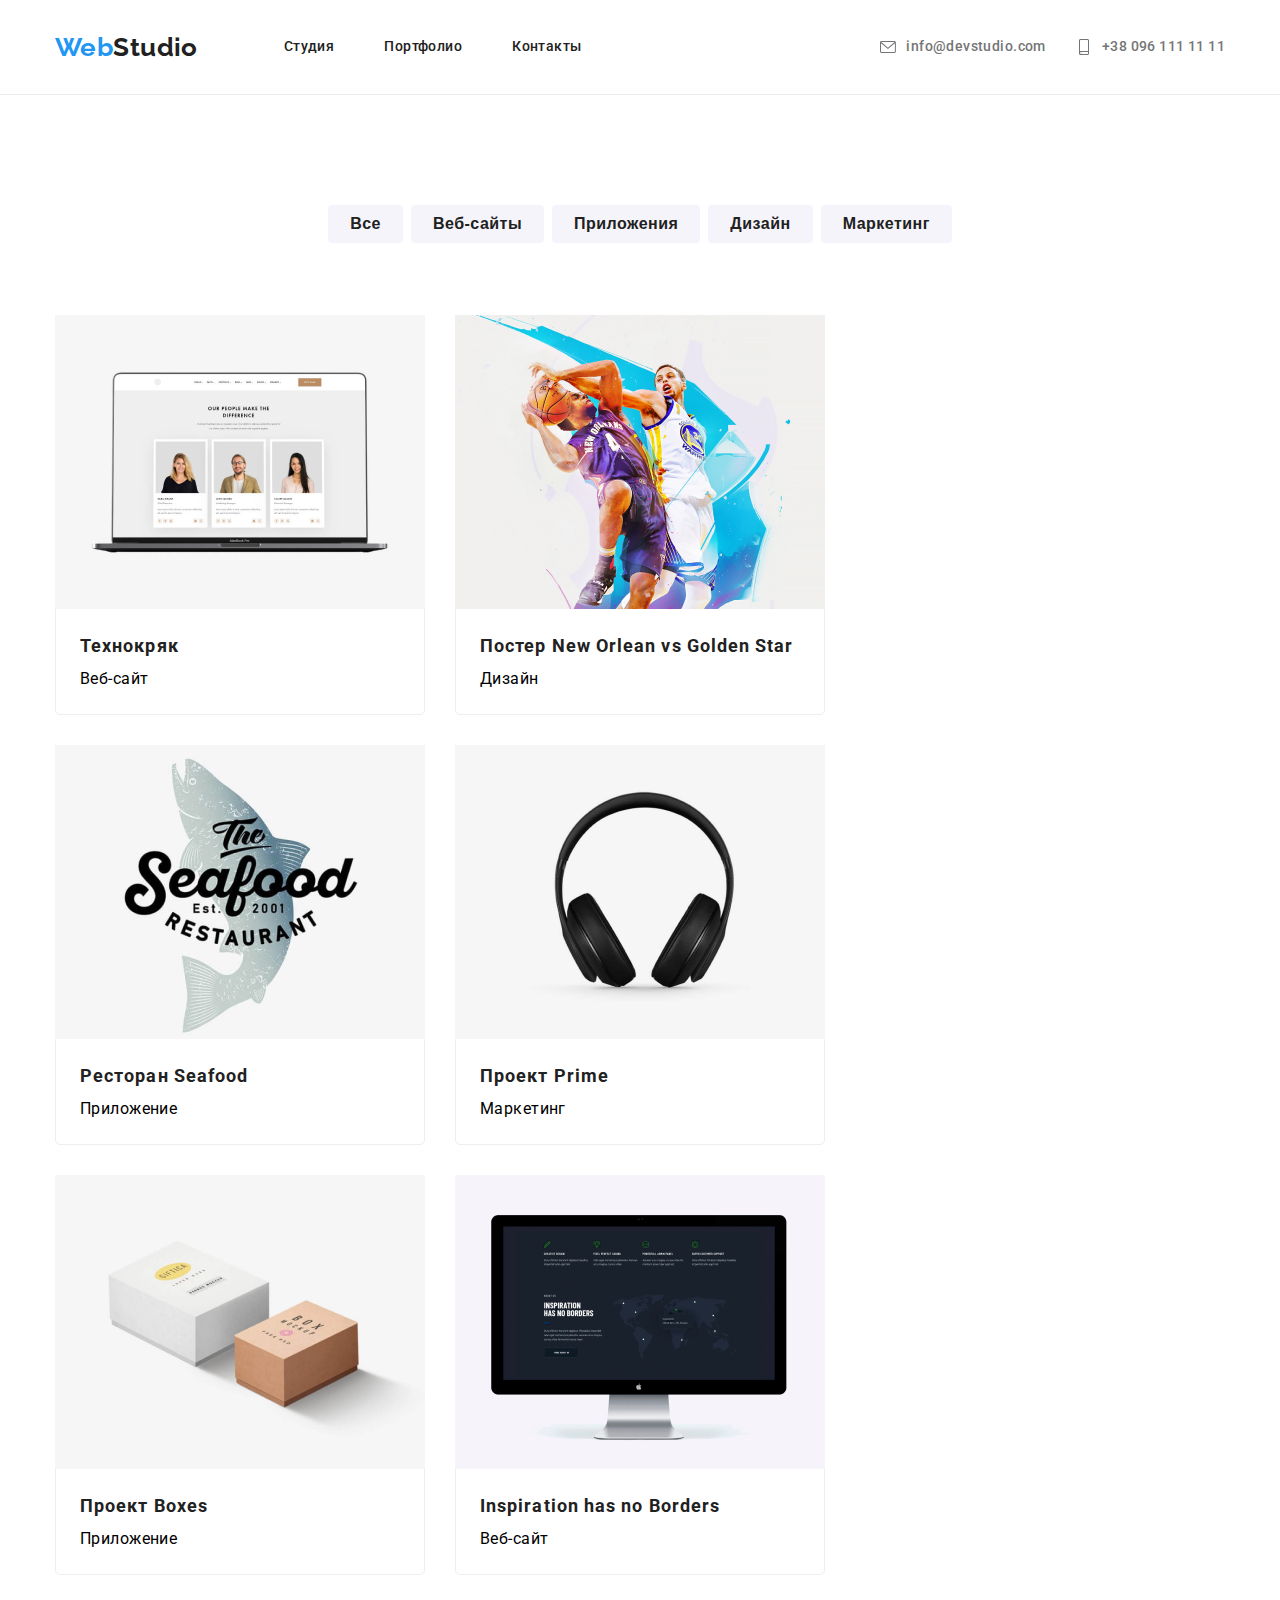
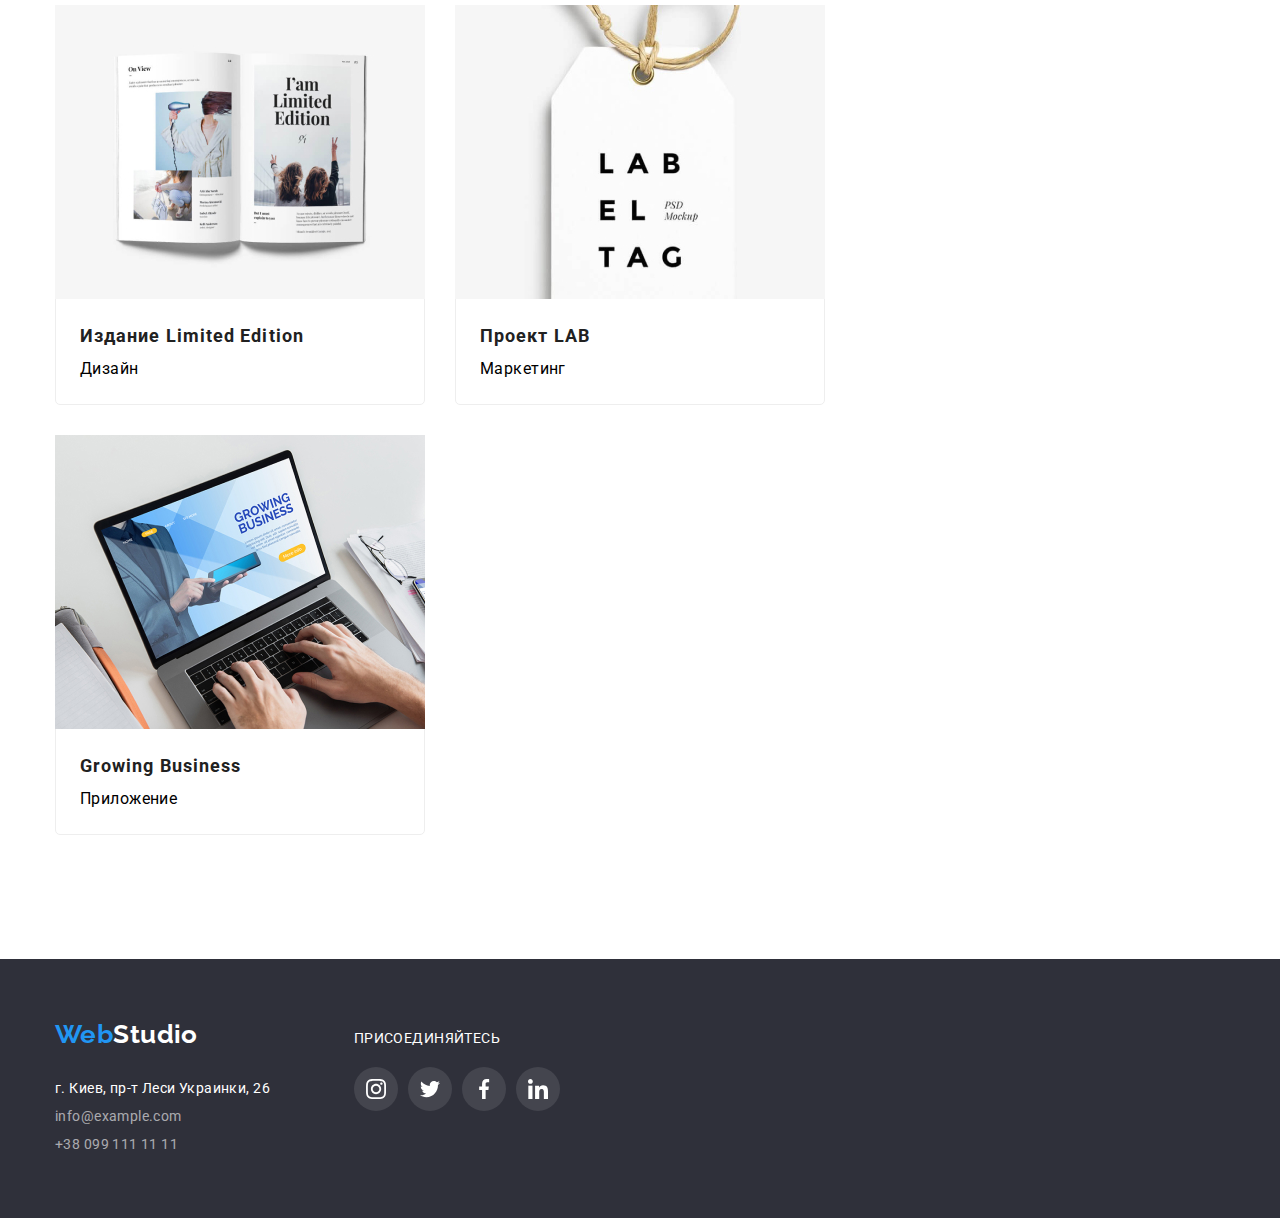
<file: portfolio.html>
<!DOCTYPE html>
<html lang="en">
<head>
    <meta charset="UTF-8">
    <meta name="viewport" content="width=device-width, initial-scale=1.0">
    <title>Document</title>
    <link rel="stylesheet" href="./css/styles.css">
    <link rel="preconnect" href="https://fonts.gstatic.com">
    <link href="https://fonts.googleapis.com/css2?family=Roboto:wght@400;500;700;900&display=swap" rel="stylesheet">
    <link rel="preconnect" href="https://fonts.gstatic.com">
    <link href="https://fonts.googleapis.com/css2?family=Raleway:wght@700&family=Roboto:wght@400;500;700&display=swap"
        rel="stylesheet">
</head>
<body>
    <!-- Шапка сайта -->
    <header>
        <div class="container header">
            <nav class="navigation">
                <a class="navigation-logo" href="./">
                    <span class="navigation-logo-web">Web</span><span class="navigation-logo-studio">Studio</span>
                </a>
                <ul class=header-list>
                    <li><a class=header-list-element href="./" class="current">Студия</a>
                    </li>
                    <li><a class=header-list-element href="./portfolio.html">Портфолио</a>
                    </li>
                    <li><a class=header-list-element href="./">Контакты</a>
                    </li>
                </ul>
            </nav>
            <ul class=header-address>
                <li>
                    <a class="header-address-element" href="mailto:info@devstudio.com">
                        <svg class="email-svg" width=16px height=16px>
                            <use href="./sprite.svg#icon-envelope"></use>
                        </svg>
                        info@devstudio.com
                    </a>
                </li>
                <li>
                    <a class="header-address-element" href="tel:+380961111111">
                        <svg class="smartphone-svg" width=16px height=16px>
                            <use href="./sprite.svg#icon-smartphone"></use>
                        </svg>
                        +38 096 111 11 11
                    </a>
                </li>
            </ul>
        </div>
    
    </header>
    <main>
        <div  >
            <div class="container">
                <div class="navigation-list" >
                    <h1 style="display:none">Список проектов</h1>
                    <nav class="portfolio-navigation">
                        <ul class="portfolio-button">
                            <li><button class="portfolio-button-list">Все</button> </li>
                            <li><button class="portfolio-button-list">Веб-сайты</button> </li>
                            <li><button class="portfolio-button-list">Приложения</button> </li>
                            <li><button class="portfolio-button-list">Дизайн</button> </li>
                            <li><button class="portfolio-button-list">Маркетинг</button> </li>
                        </ul>
                    </nav>
                </div>
            </div>
               <div class="container" >
                <ul class="portfolio-section item">
                    <li >
                        <div class="portfolio-item">
                            <a href="#"><img src="./Images/portfolio-images/technok.jpg" alt="Ноутбук" width="370">
                                <div class="portfolio-section-content">
                                    <h2>Технокряк</h2>
                                    <p>Веб-сайт</p>
                                </div>
                            </a>
                        </div>
                    </li>
                    <li>
                        <div class="portfolio-item">
                            <a href="#"><img src="./Images/portfolio-images/new-orlean.jpg" alt="Баскетболисты" width="370">
                                <div class="portfolio-section-content">
                                    <h2>Постер New Orlean vs Golden Star</h2>
                                    <p>Дизайн</p>
                                </div>
                            </a>
                        </div>
                    </li>
                    <li>
                        <div class="portfolio-item">
                            <a href="#"><img src="./Images/portfolio-images/seafood.jpg" alt="Логотип Ресторана" width="370">
                                <div class="portfolio-section-content">
                                    <h2>Ресторан Seafood</h2>
                                    <p>Приложение</p>
                                </div>
                            </a>
                        </div>
                    </li>
                    <li>
                        <div class="portfolio-item">
                            <a href="#"><img src="./Images/portfolio-images/prime.jpg" alt="Наушники" width="370">
                                <div class="portfolio-section-content">
                                    <h2>Проект Prime</h2>
                                    <p>Маркетинг</p>
                                </div>
                            </a>
                        </div>
                    </li>
                    <li>
                        <div class="portfolio-item">
                            <a href="#"><img src="./Images/portfolio-images/boxes.jpg" alt="Коробки" width="370">
                                <div class="portfolio-section-content">
                                    <h2>Проект Boxes</h2>
                                    <p>Приложение</p>
                                </div>
                            </a>
                        </div>
                    </li>
                    <li>
                        <div class="portfolio-item">
                            <a href="#"><img src="./Images/portfolio-images/inspiration.jpg" alt="Монитор" width="370">
                                <div class="portfolio-section-content">
                                    <h2>Inspiration has no Borders</h2>
                                    <p>Веб-сайт</p>
                                </div>
                        </div>
                    </li>
                    <li>
                        <div class="portfolio-item">
                            <a href="#"><img src="./Images/portfolio-images/limited.jpg" alt="Книга" width="370">
                                <div class="portfolio-section-content">
                                    <h2>Издание Limited Edition</h2>
                                    <p>Дизайн</p>
                                </div>
                            </a>
                        </div>
                    </li>
                    <li>
                        <div class="portfolio-item">
                            <a href="#"><img src="./Images/portfolio-images/lab.jpg" alt="Бирка" width="370">
                                <div class="portfolio-section-content">
                                    <h2>Проект LAB</h2>
                                    <p>Маркетинг</p>
                                </div>
                            </a>
                        </div>
                    </li>
                    <li>
                        <div class="portfolio-item">
                            <a href="#"><img src="./Images/portfolio-images/growing.jpg" alt="Ноутбук" width="370">
                                <div class="portfolio-section-content">
                                    <h2>Growing Business</h2>
                                    <p>Приложение</p>
                                </div>
                            </a>
                        </div>
                    </li>
                
                </ul>
               </div>
            </div>
        

    </main>

    <!-- Подвал -->
    <footer class="footer ">
        <div class="footer-inline container">
            <div>
                <a class="navigation-logo" href="./index.html">
                    <span class="navigation-logo-web">Web</span><span class="navigation-logo-studio-white">Studio
                    </span>
                </a>
                <address class="address">
                    <ul>
                        <li>
                            <a class="address-list-address" href="#">г. Киев, пр-т Леси Украинки, 26</a>
                        </li>
                        <li>
                            <a class="address-list-mail" href="mailto:info@example.com">info@example.com</a>
                        </li>
                        <li>
                            <a class="address-list-tel" href="tel:+380991111111">+38 099 111 11 11</a>
                        </li>
                    </ul>
                </address>
            </div>
    
            <div class="social-footer">
                <p class="title-footer">присоединяйтесь</p>
                <ul class="social-footer-list">
                    <li class="social-footer-item">
                        <a href="#" class="social-footer-link">
                            <svg class="footer-svg" width="20" height="20">
                                <use href="./sprite.svg#icon-instagram-2"></use>
                            </svg>
                        </a>
                    </li>
                    <li class="social-footer-item">
                        <a href="#" class="social-footer-link">
                            <svg class="footer-svg" width="20" height="20">
                                <use href="./sprite.svg#icon-twitter-1"></use>
                            </svg>
                        </a>
                    </li>
                    <li class="social-footer-item">
                        <a href="#" class="social-footer-link">
                            <svg class="footer-svg" width="20" height="20">
                                <use href="./sprite.svg#icon-facebook-1"></use>
                            </svg>
                        </a>
                    </li>
                    <li class="social-footer-item">
                        <a href="#" class="social-footer-link">
                            <svg class="footer-svg" width="20" height="20">
                                <use href="./sprite.svg#icon-linkedin-1"></use>
                            </svg>
                        </a>
                    </li>
                </ul>
            </div>
        </div>
    </footer>
</body>
</html>
</file>
<file: css/styles.css>
:root {
  font-family: "Roboto", Times, serif;
  --main-color: #212121;
  --accent-color: #2196f3;
}

body {
  padding: 0;
  margin: 0;
  font-weight: 400;
  font-size: 14px;
  line-height: 1.71;
  letter-spacing: 0.03em;
}
* {
  padding: 0px;
  margin: 0px;
}
h1,
h2,
h3,
h4,
h5,
h6 {
  color: var(--main-color);
}
a {
  color: inherit;
  text-decoration: none;
  cursor: pointer;
}
a:hover,
a:focus {
  color: var(--accent-color);
}

ul {
  padding: 0;
  margin: 0;
  list-style: none;
}
header {
  border-bottom: 1px solid #ececec;
}

p {
  margin: 0;
}
/* --------- HEADER ---------- */
.current {
  color: var(--accent-color);
}
.container {
  margin-left: auto;
  margin-right: auto;
  padding-left: 15px;
  padding-right: 15px;
  width: 1170px;
}
.header {
  display: flex;
  align-items: center;
  justify-content: space-between;
}

.navigation {
  display: flex;
  align-items: center;
  height: inherit;
}
.navigation-logo {
  margin-right: 86px;
  font-family: raleway;
  font-weight: 700;
  font-size: 26px;
  line-height: 1.17;
  display: inline-block;
  padding-top: 24px;
  padding-bottom: 25px;
  height: inherit;
}
.navigation-logo-web {
  color: var(--accent-color);
}
.navigation-logo-studio {
  color: var(--main-color);
}
.navigation a {
  display: block;
  padding-top: 32px;
  padding-bottom: 32px;
  height: inherit;
}

.header-list {
  display: flex;
}
.header-list li:not(:last-child) {
  margin-right: 50px;
}
.header-list-element {
  font-weight: 500;
  font-size: 14px;
  line-height: 1.14;
  color: var(--main-color);
}
.header-list .header-list-element:hover,
.header-list .header-list-element:focus {
  color: #2196f3;
}
.header-address {
  display: inline-flex;
  align-items: center;
}
.header-address li:not(:last-child) {
  margin-right: 30px;
}
.header-address-element:hover,
.header-address-element:focus {
  color: #2196f3;
}
.header-address-element {
  display: flex;
  font-weight: 500;
  font-size: 14px;
  line-height: 1.14;
  align-items: center;
  color: #757575;
}
.email-svg {
  fill: #757575;
  margin-right: 10px;
}
.smartphone-svg {
  fill: #757575;
  margin-right: 10px;
}
a:focus .email-svg,
a:hover .email-svg {
  fill: #2196f3;
}
a:hover .smartphone-svg,
a:focus .smartphone-svg {
  fill: #2196f3;
}
/* --------- HERO ---------- */
.hero {
  background: #2f303a;
  margin-left: auto;
  margin-right: auto;
  padding-top: 200px;
  padding-bottom: 200px;
  text-align: center;
  background-image: linear-gradient(
      rgba(47, 48, 58, 0.4),
      rgba(47, 48, 58, 0.4)
    ),
    url(../Images/Background.jpg);

  background-size: cover;
}
.hero-header {
  color: #ffffff;
  font-weight: 900;
  font-size: 44px;
  letter-spacing: 0.06em;
  line-height: 1.36;
  text-align: center;
  text-transform: uppercase;
  color: #ffffff;
  margin-top: 0px;
}
.button {
  padding: 10px 32px 10px 32px;
  font-weight: bold;
  font-size: 16px;
  line-height: 1.88;
  background: #2196f3;
  color: white;

  text-align: center;

  border-radius: 4px;
}
/* --------- BENEFITS ---------- */
.benefits {
  padding-top: 94px;
  padding-bottom: 47px;
}
.benefits-list {
  display: flex;
  justify-content: space-between;
}
.benefits-list-item {
  display: flexbox;
  justify-content: center;
  align-items: center;
}
.benefits-list li {
  width: calc((100% - 90px) / 4);
}
.benefits-list-item-header {
  font-weight: 700;
  font-size: 14px;
  line-height: 1.14;
  text-transform: uppercase;
  color: var(--main-color);
  padding-bottom: 10px;
}
.benefits-list-item-paragraph {
  font-size: 14px;
  line-height: 2;
  color: #757575;
}
/* --------- ACTIVITIES ---------- */
.activities {
  margin-left: auto;
  margin-right: auto;
  text-align: space-between;
  padding-bottom: 94px;
  padding-top: 47px;
}
.activities-list {
  display: flex;

  justify-content: center;
}
.activities-header {
  font-weight: bold;
  font-size: 36px;
  line-height: 1.17;
  text-align: center;
  color: var(--main-color);
  margin-bottom: 50px;
}
.activities-header-list {
  padding: 15px;
}
.benefits-svg {
  width: 70px;
  height: 70px;
}
.benefits-container {
  display: flex;
  background-color: #f5f4fa;
  align-items: center;
  justify-content: center;
  width: 270px;
  height: 120px;
  border-radius: 4px;
  margin-bottom: 30px;
}
/* --------- TEAM ---------- */
.team {
  background-color: #f5f4fa;
  padding-top: 94px;
  padding-bottom: 94px;
}

.team-list {
  display: flex;
  justify-content: space-between;
}
.team-header {
  font-weight: bold;
  font-size: 36px;
  line-height: 1.17;
  text-align: center;
  color: var(--main-color);
  padding-bottom: 50px;
}
.team-list-header {
  font-weight: 500;
  font-size: 16px;
  line-height: 1.19;
  text-align: center;

  color: var(--main-color);
}
.team-list-paragraph {
  font-size: 16px;
  line-height: 1.19;
  text-align: center;
  color: #757575;
}

.team-list-content {
  margin-top: -7px;
  background: #ffffff;
  padding: 30px 32px 24px 32px;
  box-shadow: 0px 1px 3px rgba(0, 0, 0, 0.12), 0px 1px 1px rgba(0, 0, 0, 0.14),
    0px 2px 1px rgba(0, 0, 0, 0.2);
  border-radius: 0px 0px 4px 4px;
}
.team-svg-container {
  display: flex;
  justify-content: center;
  align-items: center;
  height: 44px;
  padding-top: 16px;
}
.team-link-svg {
  display: flex;
  align-items: center;
  justify-content: center;
  width: 44px;
  height: 44px;
}
.team-link-svg:hover .team-svg {
  fill: #ffffff;
}
.team-svg {
  fill: #afb1b8;
  width: 20px;
  height: 20px;
}
.team-link-svg:hover {
  background: var(--accent-color);
  border-radius: 50%;
}
/* ------------------------CLIENTS -------------------------*/
.clients {
  padding-bottom: 94px;
  padding-top: 94px;
}
.clients-header {
  color: var(--title-text-color);
  font-size: 36px;
  line-height: 1.16;
  text-align: center;
  padding-bottom: 50px;
}
.clients-list {
  display: flex;
  align-items: center;
  justify-content: space-between;
}
.clients-item-link {
  display: flex;
  align-items: center;
  justify-content: center;
  width: 170px;
  height: 90px;
  border: 1px solid #afb1b8;
  border-radius: 4px;
}
.clients-svg {
  fill: #afb1b8;
}
.clients-item-link:hover {
  border: 1px solid var(--accent-color);
}

.clients-item-link:hover .clients-svg {
  fill: var(--accent-color);
}
/* ------------------- FOOTER --------------------- */
.footer {
  display: flex;
  background-color: #2f303a;
  padding-top: 60px;
  padding-bottom: 60px;
  margin-left: auto;
  margin-right: auto;

  align-items: center;
}
.footer-inline {
  display: flex;
  align-items: baseline;
}
.address {
  width: auto;
  height: auto;

  font-family: Roboto;
  font-style: normal;
  font-weight: normal;
  font-size: 14px;
  line-height: 2;
  color: #ffffff;
}
.address-list-address {
  font-size: 14px;
  line-height: 2;

  color: #ffffff;
}
.address-list-mail {
  font-size: 14px;
  line-height: 2;
  color: rgba(255, 255, 255, 0.6);
}
.address-list-tel {
  font-size: 14px;
  line-height: 2;
  color: rgba(255, 255, 255, 0.6);
}
.navigation-logo {
  padding-top: 0;
}
.navigation-logo-studio-white {
  color: #ffffff;
}

.social-footer {
  margin-left: 70px;
  /* align-content: center; */
  /* padding-top: 10px; */
}

.social-footer-list {
  display: flex;
  justify-content: space-between;
  width: 206px;
}

.title-footer {
  color: #ffffff;
  font-size: 14px;
  line-height: 1.14;
  letter-spacing: 0.03em;
  text-transform: uppercase;
  margin-bottom: 20px;
}

.social-footer-link {
  display: flex;
  align-items: center;
  justify-content: center;
  background: rgba(255, 255, 255, 10%);
  width: 44px;
  height: 44px;
  border-radius: 50%;
}

.footer-svg {
  fill: #ffffff;
}

.social-footer-link:hover {
  background: var(--accent-color);
}

/* ------------------- PORTFOLIO ------------------- */
.portfolio-button-list:hover,
.portfolio-button-list:focus {
  background: #2196f3;
  color: #ffffff;
}
.portfolio-navigation {
  margin-top: 100px;
  display: inline-block;
  justify-content: center;
}
.navigation-list {
  display: flex;
  justify-content: center;
}
.portfolio-button {
  display: list-item;

  background-color: var(-#f5f4fa);

  margin: auto;
  padding: 10px 32px;
  min-width: 200px;
  height: 50px;

  font-weight: 700;
  font-size: 16px;
  line-height: 1.87;
  text-align: center;
}
.portfolio-section {
  display: flex;
  flex-wrap: wrap;
}

.portfolio-section li {
  width: calc((100%-90px) / 3);
}
.portfolio-section .item:nth-last-child(-n + 3) {
  margin-bottom: 0;
}

.portfolio-section .item:nth-child(3n) {
  margin-right: 0;
}
.portfolio-section-content a {
  display: block;
  border-bottom-left-radius: 5px;
  border-bottom-right-radius: 5px;
}
.portfolio-section-content {
  padding: 20px 24px;
  border: 1px solid #eeeeee;

  border-bottom-right-radius: 5px;
  border-bottom-left-radius: 5px;
  background: #ffffff;
  margin-top: -10px;

  margin-bottom: 30px;
  width: 320px;
}

.portfolio-section p {
  font-size: 16px;
  line-height: 1.87;
}

.portfolio-section h2 {
  /* margin: 0 0 4px 0; */

  font-weight: 700;
  font-size: 18px;
  line-height: 2;
  letter-spacing: 0.06em;
}

.portfolio-section a {
  border-bottom-left-radius: 5px;
  border-bottom-right-radius: 5px;
}

.portfolio-button {
  display: flex;
  justify-content: center;
  margin-bottom: 50px;
}

.portfolio-button li:not(:last-child) {
  margin-right: 8px;
}
.portfolio-button-list {
  background-color: #f5f4fa;
  color: var(--main-color);
  text-align: center;
  display: inline-block;
  border: 1px transparent;
  min-width: 73px;
  height: 38px;
  text-decoration: none;
  font-weight: bold;
  border-radius: 4px;
  cursor: pointer;
  padding: 6px 22px;
  font-size: 16px;
  line-height: 1.625;
  letter-spacing: 0.03em;
}
.portfolio-section {
  padding-bottom: 94px;
}
.portfolio-item {
  width: 370;
  height: 405;
  margin-right: 30px;
}
.portfolio-item:hover,
.portfolio-item:focus {
  box-shadow: 0px 1px 1px rgba(0, 0, 0, 0.12), 0px 4px 4px rgba(0, 0, 0, 0.06),
    1px 4px 6px rgba(0, 0, 0, 0.16);
}
</file>
